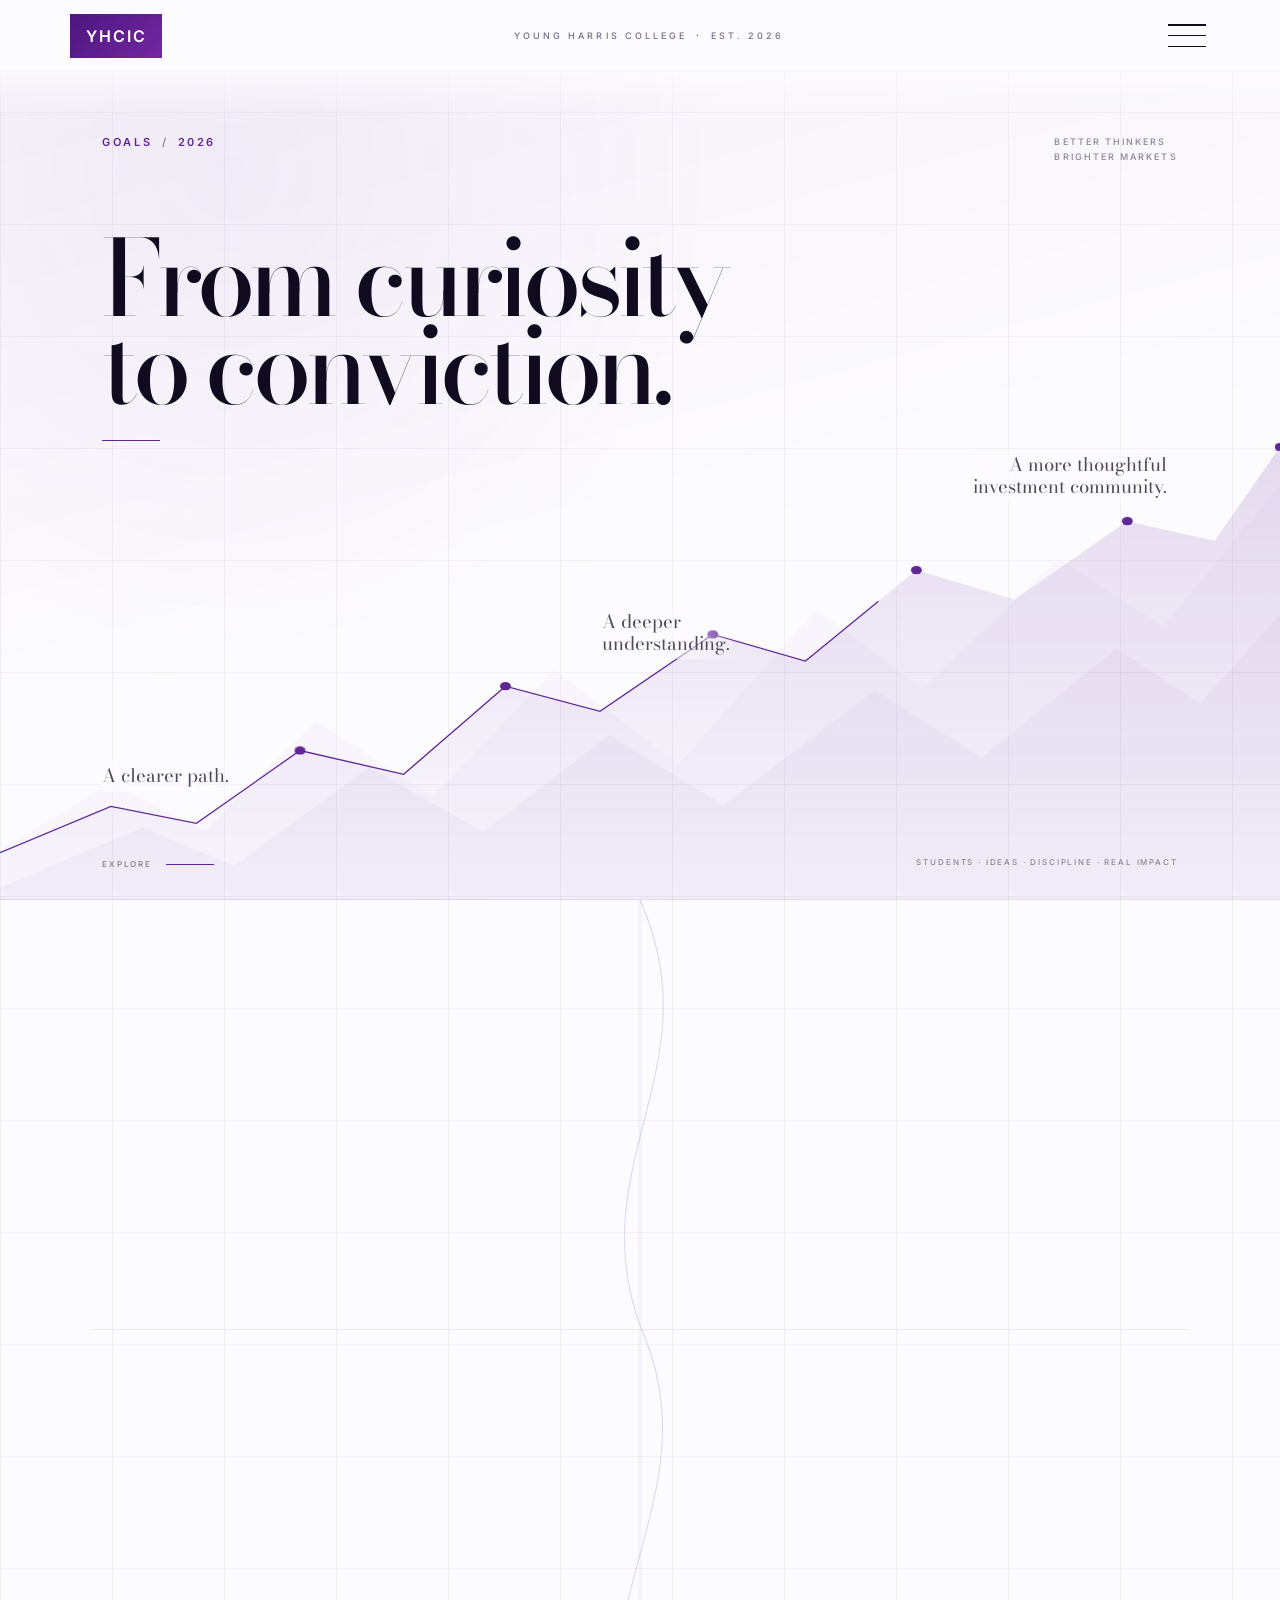
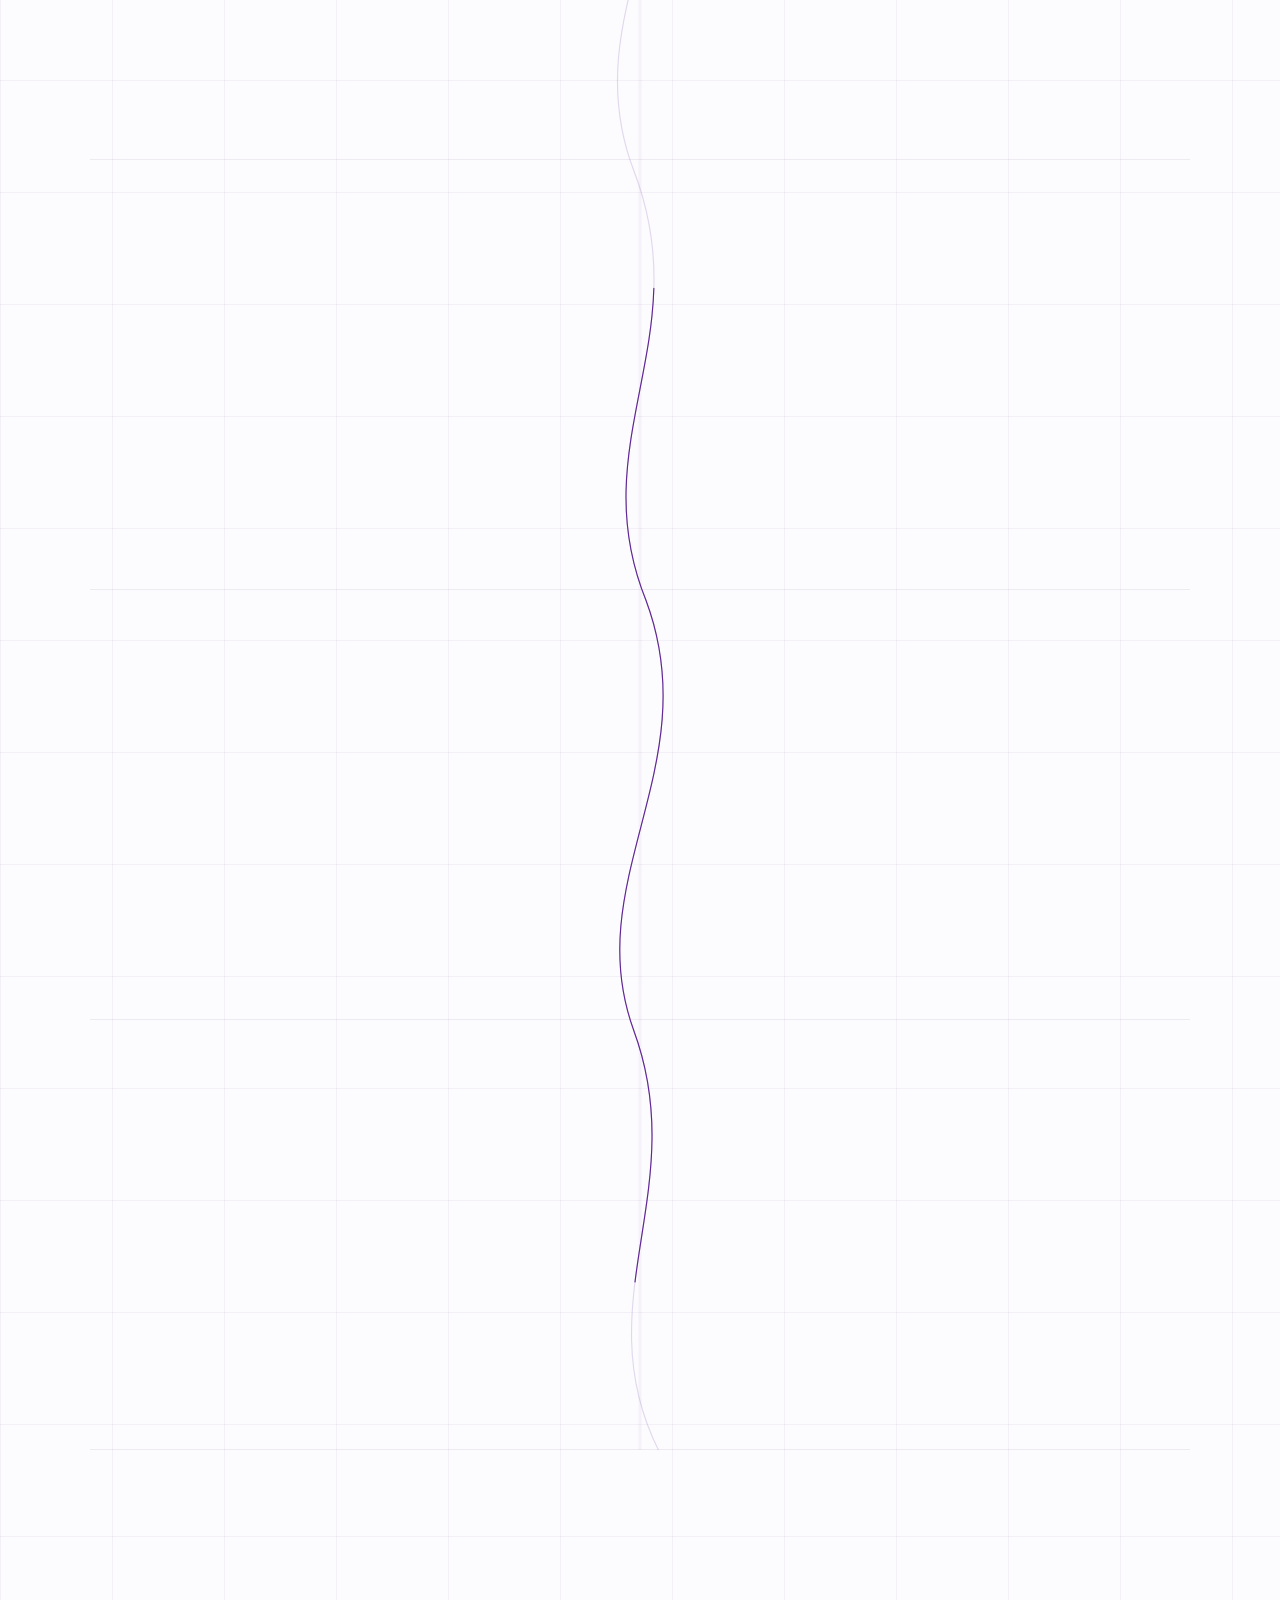
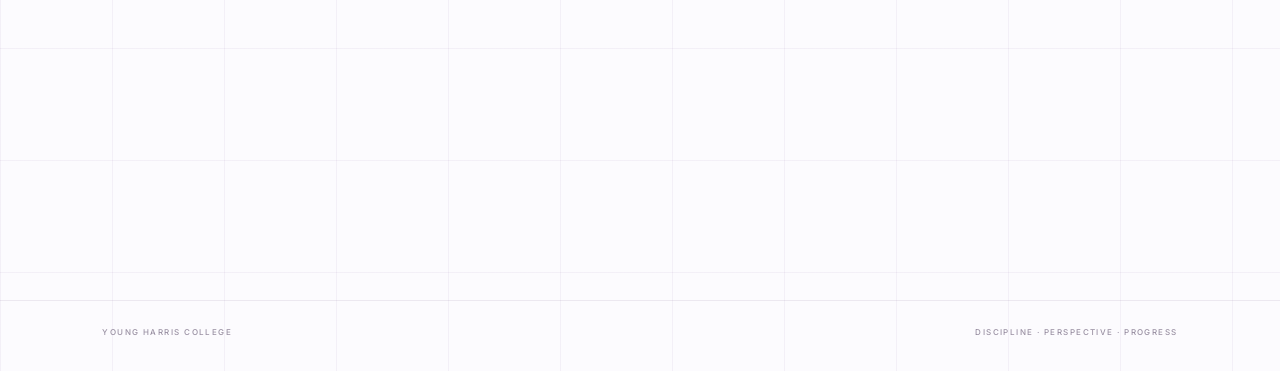
<file: goals.html>
<!doctype html>
<html lang="en">
<head>
  <meta charset="utf-8">
  <meta name="viewport" content="width=device-width, initial-scale=1, viewport-fit=cover">
  <meta name="theme-color" content="#fbfaff">
  <meta name="description" content="YHCIC Goals — from curiosity to conviction.">
  <title>Goals — YHCIC</title>
  <link rel="icon" href="assets/img/favicon.svg" type="image/svg+xml">
  <link rel="preconnect" href="https://fonts.googleapis.com">
  <link rel="preconnect" href="https://fonts.gstatic.com" crossorigin>
  <link href="https://fonts.googleapis.com/css2?family=Bodoni+Moda:opsz,wght@6..96,400;6..96,500;6..96,600&family=Inter:wght@400;500;600&display=swap" rel="stylesheet">
  <link rel="stylesheet" href="assets/css/goals.css">
</head>
<body>
  <a class="skip-link" href="#main">Skip to content</a>
  <div class="site-shell" id="top">
    <header class="topbar">
      <a class="brand" href="index.html" aria-label="YHCIC home">YHCIC</a>
      <p class="college-mark">Young Harris College <span>·</span> Est. 2026</p>
      <button class="menu-toggle" type="button" aria-label="Open navigation" aria-expanded="false" aria-controls="menu-panel">
        <span></span><span></span><span></span>
      </button>
      <nav class="menu-panel" id="menu-panel" aria-hidden="true">
        <a href="#top">Overview</a>
        <a href="#learn">Learn</a>
        <a href="#analyze">Analyze</a>
        <a href="#debate">Debate</a>
        <a href="#publish">Publish</a>
        <a href="#grow">Grow</a>
      </nav>
    </header>

    <main id="main">
      <section class="hero" aria-labelledby="hero-title">
        <p class="eyebrow hero-kicker">Goals <span>/</span> 2026</p>
        <p class="micro hero-top-note">Better thinkers<br>brighter markets</p>

        <div class="hero-copy">
          <h1 id="hero-title"><span>From curiosity</span><span>to conviction.</span></h1>
          <span class="short-rule" aria-hidden="true"></span>
        </div>

        <div class="hero-visual" aria-hidden="true">
          <svg class="hero-chart" viewBox="0 0 704 360" preserveAspectRatio="none" role="img">
            <defs>
              <linearGradient id="heroFill" x1="0" y1="0" x2="0" y2="1">
                <stop offset="0" stop-color="#6a2fa0" stop-opacity=".16"/>
                <stop offset="1" stop-color="#6a2fa0" stop-opacity="0"/>
              </linearGradient>
            </defs>
            <path class="mountain mountain-back" d="M0 318 L61 270 L113 304 L174 226 L238 280 L305 189 L373 257 L449 146 L507 203 L582 110 L640 158 L704 57 L704 360 L0 360 Z"/>
            <path class="mountain mountain-front" d="M0 345 L78 302 L129 329 L203 259 L266 305 L335 236 L398 286 L481 204 L540 252 L614 174 L660 213 L704 150 L704 360 L0 360 Z"/>
            <path class="hero-area" d="M0 320 L61 287 L108 299 L165 247 L222 264 L278 201 L330 219 L392 164 L443 183 L504 118 L558 139 L620 83 L668 97 L704 30 L704 360 L0 360 Z"/>
            <path class="chart-line hero-line" d="M0 320 L61 287 L108 299 L165 247 L222 264 L278 201 L330 219 L392 164 L443 183 L504 118 L558 139 L620 83 L668 97 L704 30"/>
            <g class="hero-points"><circle cx="165" cy="247" r="3"/><circle cx="278" cy="201" r="3"/><circle cx="392" cy="164" r="3"/><circle cx="504" cy="118" r="3"/><circle cx="620" cy="83" r="3"/><circle cx="704" cy="30" r="3"/></g>
          </svg>
          <p class="micro hero-side-note">Students · Ideas · Discipline · Real impact</p>
        </div>
        <div class="hero-deck" aria-label="A clearer path. A deeper understanding. A more thoughtful investment community.">
          <span class="deck-start">A clearer path.</span>
          <span class="deck-middle">A deeper<br>understanding.</span>
          <span class="deck-end">A more thoughtful<br>investment community.</span>
        </div>
        <div class="scroll-cue" aria-hidden="true"><span>Explore</span><i></i></div>
      </section>

      <section class="journey" aria-label="Five goals">
        <svg class="journey-path" viewBox="0 0 100 1000" preserveAspectRatio="none" aria-hidden="true">
          <path class="path-shadow" d="M50 0 C75 80 28 125 52 205 C72 278 28 330 48 405 C69 483 31 531 52 605 C72 682 30 735 48 805 C67 879 32 931 56 1000"/>
          <path class="path-progress" d="M50 0 C75 80 28 125 52 205 C72 278 28 330 48 405 C69 483 31 531 52 605 C72 682 30 735 48 805 C67 879 32 931 56 1000"/>
        </svg>

        <article class="stage stage-left" id="learn" data-step="1">
          <div class="stage-copy reveal">
            <p class="step-number">01</p>
            <h2>Learn</h2>
            <p>Build a strong foundation in markets, accounting, and valuation through structured study and discussion.</p>
            <span class="tiny-rule"></span>
            <p class="micro stage-motto">Knowledge creates options</p>
          </div>
          <div class="node" aria-hidden="true"><span></span></div>
          <div class="stage-art candles-art reveal" aria-hidden="true">
            <svg viewBox="0 0 250 155">
              <g class="grid-lines"><path d="M0 30H250M0 78H250M0 126H250M35 0V155M90 0V155M145 0V155M200 0V155"/></g>
              <g class="candles">
                <g class="candle c1"><path d="M36 105V142"/><rect x="29" y="113" width="14" height="20"/></g>
                <g class="candle c2"><path d="M67 84V130"/><rect x="60" y="96" width="14" height="20"/></g>
                <g class="candle c3"><path d="M98 66V116"/><rect class="filled" x="91" y="74" width="14" height="27"/></g>
                <g class="candle c4"><path d="M129 52V105"/><rect x="122" y="65" width="14" height="27"/></g>
                <g class="candle c5"><path d="M160 60V118"/><rect class="filled" x="153" y="70" width="14" height="31"/></g>
                <g class="candle c6"><path d="M191 31V91"/><rect x="184" y="43" width="14" height="29"/></g>
                <g class="candle c7"><path d="M222 20V75"/><rect class="filled" x="215" y="32" width="14" height="25"/></g>
              </g>
            </svg>
            <p class="micro art-note right-note">Understand<br>the basics<br>see the bigger<br>picture</p>
          </div>
        </article>

        <article class="stage stage-right" id="analyze" data-step="2">
          <div class="stage-art documents-art reveal" aria-hidden="true">
            <p class="micro art-note left-note">Financials<br>industry trends<br>competitive moats<br>key risks</p>
            <svg viewBox="0 0 235 180">
              <g class="paper paper-back"><rect x="43" y="27" width="116" height="128"/><path d="M58 48H140M58 61H127M58 75H144M58 89H121M58 103H138"/></g>
              <g class="paper paper-front"><rect x="69" y="18" width="116" height="128"/><path d="M86 113H169M88 101L109 88L126 94L146 70L170 57"/><circle cx="109" cy="88" r="2"/><circle cx="146" cy="70" r="2"/><circle cx="170" cy="57" r="2"/></g>
            </svg>
          </div>
          <div class="node" aria-hidden="true"><span></span></div>
          <div class="stage-copy reveal">
            <p class="step-number">02</p>
            <h2>Analyze</h2>
            <p>Dive into real companies, real data, and real questions. Develop the skills to separate signal from noise.</p>
            <span class="tiny-rule"></span>
            <p class="micro stage-motto">Better analysis. Deeper insight.</p>
          </div>
        </article>

        <article class="stage stage-left" id="debate" data-step="3">
          <div class="stage-copy reveal">
            <p class="step-number">03</p>
            <h2>Debate</h2>
            <p>Challenge assumptions, explore different perspectives, and learn from each other through open, respectful discussion.</p>
            <span class="tiny-rule"></span>
            <p class="micro stage-motto">Stronger ideas together</p>
          </div>
          <div class="node" aria-hidden="true"><span></span></div>
          <div class="stage-art venn-art reveal" aria-hidden="true">
            <svg viewBox="0 0 240 185">
              <circle class="venn-circle v1" cx="88" cy="78" r="53"/>
              <circle class="venn-circle v2" cx="146" cy="78" r="53"/>
              <circle class="venn-circle v3" cx="117" cy="126" r="53"/>
            </svg>
            <p class="micro art-note right-note">Different<br>perspectives<br>a sharper<br>conviction</p>
          </div>
        </article>

        <article class="stage stage-right" id="publish" data-step="4">
          <div class="stage-art bars-art reveal" aria-hidden="true">
            <p class="micro art-note left-note">From analysis<br>to a<br>lasting record</p>
            <svg viewBox="0 0 250 175">
              <path class="axis" d="M33 144H230M33 20V144"/>
              <g class="bars">
                <rect class="bar b1" x="55" y="109" width="24" height="35"/>
                <rect class="bar b2" x="99" y="86" width="24" height="58"/>
                <rect class="bar b3" x="143" y="54" width="24" height="90"/>
                <rect class="bar b4" x="187" y="24" width="24" height="120"/>
              </g>
              <g class="bar-labels"><text x="54" y="163">IDEA</text><text x="94" y="163">RESEARCH</text><text x="144" y="163">THESIS</text><text x="190" y="163">IMPACT</text></g>
            </svg>
          </div>
          <div class="node" aria-hidden="true"><span></span></div>
          <div class="stage-copy reveal">
            <p class="step-number">04</p>
            <h2>Publish</h2>
            <p>Turn our research into written theses. Share our best ideas with the broader YHC community and build a record of our work.</p>
            <span class="tiny-rule"></span>
            <p class="micro stage-motto">Ideas worth sharing</p>
          </div>
        </article>

        <article class="stage stage-left" id="grow" data-step="5">
          <div class="stage-copy reveal">
            <p class="step-number">05</p>
            <h2>Grow</h2>
            <p>Apply what we learn, track our progress, and build a stronger club for the next generation of YHCIC members.</p>
            <span class="tiny-rule"></span>
            <p class="micro stage-motto">A brighter tomorrow</p>
          </div>
          <div class="node" aria-hidden="true"><span></span></div>
          <div class="stage-art growth-art reveal" aria-hidden="true">
            <svg viewBox="0 0 250 170">
              <defs><linearGradient id="growthFill" x1="0" y1="0" x2="0" y2="1"><stop offset="0" stop-color="#6a2fa0" stop-opacity=".1"/><stop offset="1" stop-color="#6a2fa0" stop-opacity="0"/></linearGradient></defs>
              <g class="grid-lines"><path d="M10 34H235M10 82H235M10 130H235M55 12V148M105 12V148M155 12V148M205 12V148"/></g>
              <path class="growth-area" d="M12 143L57 116L88 116L126 91L164 69L197 39L230 13V148H12Z"/>
              <path class="chart-line growth-line" d="M12 143L57 116L88 116L126 91L164 69L197 39L230 13"/>
              <g class="growth-dots"><circle cx="12" cy="143" r="3"/><circle cx="57" cy="116" r="3"/><circle cx="88" cy="116" r="3"/><circle cx="126" cy="91" r="3"/><circle cx="164" cy="69" r="3"/><circle cx="197" cy="39" r="3"/><circle cx="230" cy="13" r="3"/></g>
              <path class="arrow-tip" d="M217 14L230 13L228 26"/>
            </svg>
            <p class="micro art-note right-note">Discipline<br>compounds<br>opportunity</p>
          </div>
        </article>
      </section>

      <section class="closing reveal" aria-labelledby="closing-title">
        <h2 id="closing-title">A higher standard.</h2>
        <span class="short-rule"></span>
        <p>Markets change. Our commitment doesn’t.<br>Join a community built on curiosity, rigor, and long-term thinking.</p>
        <a class="outline-button" href="index.html#projects">Explore the club</a>
      </section>
    </main>

    <footer>
      <span>Young Harris College</span>
      <span>Discipline · Perspective · Progress</span>
    </footer>
  </div>
  <script src="assets/js/goals.js"></script>
</body>
</html>
</file>
<file: assets/css/goals.css>
:root {
  --paper: #fcfbfe;
  --paper-deep: #f7f4fb;
  --ink: #100b1f;
  --muted: #777087;
  --faint: #dfd9e8;
  --grid: rgba(92, 52, 128, .055);
  --purple: #5f2694;
  --purple-2: #7835ab;
  --purple-pale: #c8afe0;
  --serif: "Bodoni Moda", "Didot", "Times New Roman", serif;
  --sans: "Inter", Arial, sans-serif;
}

* { box-sizing: border-box; }

html { scroll-behavior: smooth; background: #efedf3; }

body {
  margin: 0;
  color: var(--ink);
  background: #efedf3;
  font-family: var(--serif);
  -webkit-font-smoothing: antialiased;
}

button, a { -webkit-tap-highlight-color: transparent; }

.skip-link {
  position: fixed;
  z-index: 100;
  top: 8px;
  left: 8px;
  transform: translateY(-150%);
  padding: 10px 14px;
  color: #fff;
  background: var(--purple);
  font: 600 12px var(--sans);
}

.skip-link:focus { transform: translateY(0); }

.site-shell {
  width: 100%;
  max-width: 704px;
  min-height: 100vh;
  margin: 0 auto;
  overflow: hidden;
  background-color: var(--paper);
  background-image:
    linear-gradient(var(--grid) 1px, transparent 1px),
    linear-gradient(90deg, var(--grid) 1px, transparent 1px);
  background-size: 72px 72px;
  box-shadow: 0 0 40px rgba(27, 16, 47, .12);
}

.topbar {
  position: sticky;
  top: 0;
  z-index: 30;
  display: grid;
  grid-template-columns: auto 1fr auto;
  align-items: center;
  min-height: 52px;
  padding: 8px clamp(18px, 7vw, 48px);
  background: rgba(252, 251, 254, .91);
  border-bottom: 1px solid rgba(64, 35, 92, .12);
  backdrop-filter: blur(16px);
  -webkit-backdrop-filter: blur(16px);
}

.topbar::after {
  content: "";
  position: absolute;
  top: 100%;
  right: 0;
  left: 0;
  height: 34px;
  pointer-events: none;
  background: linear-gradient(to bottom, rgba(252, 251, 254, .78), rgba(252, 251, 254, 0));
}

.brand {
  display: grid;
  place-items: center;
  width: 64px;
  height: 32px;
  color: #fff;
  background: linear-gradient(135deg, #4c167f, #7427a1);
  text-decoration: none;
  font: 600 13px/1 var(--sans);
  letter-spacing: .12em;
}

.college-mark {
  margin: 0;
  padding-left: 24px;
  color: #756d83;
  text-align: right;
  text-transform: uppercase;
  font: 500 6px/1 var(--sans);
  letter-spacing: .3em;
}

.college-mark span { padding: 0 .4em; color: var(--purple); }

.menu-toggle {
  display: flex;
  width: 38px;
  height: 34px;
  margin-left: 18px;
  padding: 7px 5px;
  flex-direction: column;
  justify-content: space-between;
  border: 0;
  background: transparent;
  cursor: pointer;
}

.menu-toggle span {
  display: block;
  width: 100%;
  height: 1.5px;
  background: var(--ink);
  transition: transform .35s ease, opacity .25s ease;
}

.menu-toggle[aria-expanded="true"] span:nth-child(1) { transform: translateY(8.5px) rotate(45deg); }
.menu-toggle[aria-expanded="true"] span:nth-child(2) { opacity: 0; }
.menu-toggle[aria-expanded="true"] span:nth-child(3) { transform: translateY(-8.5px) rotate(-45deg); }

.menu-panel {
  position: absolute;
  top: calc(100% + 1px);
  right: 0;
  display: grid;
  width: min(62vw, 280px);
  padding: 20px 28px 24px;
  gap: 2px;
  background: rgba(252, 251, 254, .98);
  border-left: 1px solid var(--faint);
  border-bottom: 1px solid var(--faint);
  transform: translateX(105%);
  opacity: 0;
  transition: transform .4s cubic-bezier(.22,.8,.25,1), opacity .3s ease;
}

.menu-panel.is-open { transform: translateX(0); opacity: 1; }

.menu-panel a {
  padding: 10px 0;
  color: var(--ink);
  border-bottom: 1px solid rgba(83, 43, 118, .1);
  text-decoration: none;
  font: 500 12px var(--sans);
  letter-spacing: .12em;
  text-transform: uppercase;
}

.hero {
  position: relative;
  min-height: calc(100svh - 52px);
  overflow: hidden;
  border-bottom: 1px solid rgba(70, 38, 99, .12);
  background:
    radial-gradient(circle at 18% 12%, rgba(135, 72, 179, .06), transparent 38%),
    linear-gradient(165deg, rgba(122, 76, 158, .045), transparent 58%);
}

.hero-copy {
  position: relative;
  z-index: 4;
  padding: clamp(112px, 19svh, 164px) clamp(26px, 7vw, 50px) 0;
}

.eyebrow, .micro, .step-number {
  margin: 0;
  color: var(--purple);
  text-transform: uppercase;
  font-family: var(--sans);
  letter-spacing: .23em;
}

.hero-kicker {
  position: absolute;
  z-index: 5;
  top: clamp(36px, 6svh, 58px);
  left: clamp(26px, 7vw, 50px);
  font-size: 7px;
  font-weight: 600;
  animation: rise-in .9s .1s both cubic-bezier(.22,.8,.25,1);
}
.hero-kicker span { padding: 0 4px; color: #8d8297; }

h1 {
  margin: 0;
  font: 500 clamp(49px, 13.1vw, 88px)/.88 var(--serif);
  letter-spacing: -.055em;
}

h1 span {
  display: block;
  opacity: 0;
  filter: blur(3px);
  transform: translateY(20px);
  animation: hero-title-in 2.15s .65s forwards cubic-bezier(.16,.8,.2,1);
}
h1 span + span { animation-delay: 1.25s; }

.short-rule {
  display: block;
  width: 37px;
  height: 1px;
  margin: 18px 0;
  background: var(--purple);
}

.hero .short-rule { opacity: 0; transform-origin: left; animation: rule-in 1.25s 2.6s forwards ease; }

.hero-deck {
  position: absolute;
  z-index: 5;
  inset: 0;
  margin: 0;
  pointer-events: none;
  color: #514a5a;
  font-size: clamp(13px, 3.25vw, 20px);
  line-height: 1.2;
}

.hero-deck span {
  position: absolute;
  display: block;
  opacity: 0;
  filter: blur(2px);
  transform: translateY(11px);
  padding: .18em .55em .26em 0;
  background: linear-gradient(90deg, rgba(252, 251, 254, .82), rgba(252, 251, 254, .46) 72%, transparent);
  text-shadow: 0 1px 10px rgba(252, 251, 254, .92);
  animation: deck-line-in 1.1s forwards cubic-bezier(.2,.7,.2,1);
}

.deck-start {
  left: clamp(26px, 7vw, 50px);
  bottom: 14%;
  animation-delay: 3.25s !important;
}

.deck-middle {
  left: 47%;
  bottom: 27%;
  animation-delay: 4.35s !important;
}

.deck-end {
  right: clamp(26px, 7vw, 50px);
  bottom: 44%;
  text-align: right;
  padding-right: 0;
  padding-left: .55em;
  background: linear-gradient(270deg, rgba(252, 251, 254, .82), rgba(252, 251, 254, .46) 72%, transparent);
  animation-delay: 5.65s !important;
}

.hero-visual { position: absolute; z-index: 1; inset: auto 0 0; height: 48%; min-width: 0; }
.micro { color: #8d829a; font-size: 5.5px; line-height: 1.65; font-weight: 500; }
.hero-top-note { position: absolute; z-index: 5; top: clamp(36px, 6svh, 58px); right: clamp(26px, 7vw, 50px); }
.hero-side-note { position: absolute; right: clamp(26px, 7vw, 50px); bottom: 19px; }

.hero-chart {
  position: absolute;
  right: 0;
  bottom: 0;
  width: 100%;
  height: 100%;
  overflow: visible;
}

.hero-area { fill: url(#heroFill); opacity: 0; animation: fade-in 2.4s 3.15s forwards; }
.chart-line { fill: none; stroke: var(--purple); stroke-width: 1.25; vector-effect: non-scaling-stroke; }
.hero-line { stroke-dasharray: 1000; stroke-dashoffset: 1000; animation: draw-line 3.9s 3.15s linear forwards; }
.mountain { opacity: 0; transform: translateY(46px); transform-origin: bottom; animation: mountain-rise 3.9s 3.15s forwards cubic-bezier(.18,.62,.2,1); }
.mountain-back { fill: rgba(107, 55, 151, .025); }
.mountain-front { fill: rgba(107, 55, 151, .04); animation-delay: 3.3s; }
.hero-points circle { fill: var(--purple); opacity: 0; animation: point-in .5s forwards ease; }
.hero-points circle:nth-child(1) { animation-delay: 4.05s; }.hero-points circle:nth-child(2) { animation-delay: 4.6s; }.hero-points circle:nth-child(3) { animation-delay: 5.15s; }.hero-points circle:nth-child(4) { animation-delay: 5.7s; }.hero-points circle:nth-child(5) { animation-delay: 6.25s; }.hero-points circle:nth-child(6) { animation-delay: 6.9s; }

.scroll-cue { position: absolute; z-index: 6; left: clamp(26px, 7vw, 50px); bottom: 18px; display: flex; align-items: center; gap: 9px; color: #807589; font: 500 5.5px var(--sans); letter-spacing: .22em; text-transform: uppercase; }
.scroll-cue { opacity: 0; animation: fade-in 1.1s 6.95s forwards; }
.scroll-cue i { display: block; width: 28px; height: 1px; background: var(--purple); transform-origin: left; animation: cue-pulse 2.4s 7.05s infinite ease-in-out; }

.journey {
  position: relative;
  padding: 0 clamp(22px, 7vw, 49px);
}

.journey::before {
  content: "";
  position: absolute;
  inset: 0;
  pointer-events: none;
  background-image: linear-gradient(90deg, transparent 49.8%, rgba(95, 38, 148, .055) 50%, transparent 50.2%);
}

.journey-path {
  position: absolute;
  z-index: 1;
  top: 0;
  left: 50%;
  width: 38%;
  height: 100%;
  transform: translateX(-50%);
  overflow: visible;
  pointer-events: none;
}

.journey-path path {
  fill: none;
  stroke-width: 1.15;
  vector-effect: non-scaling-stroke;
}

.path-shadow { stroke: rgba(95, 38, 148, .16); }
.path-progress { stroke: var(--purple); stroke-linecap: round; }

.stage {
  position: relative;
  display: grid;
  grid-template-columns: 1fr 1fr;
  align-items: center;
  min-height: 246px;
  border-bottom: 1px solid rgba(76, 44, 103, .08);
}

.stage-copy {
  z-index: 3;
  width: 100%;
  padding: 20px 0;
}

.stage-right .stage-copy { grid-column: 2; justify-self: end; padding-left: 24px; }
.stage-right .stage-art { grid-column: 1; grid-row: 1; }
.stage-left .stage-copy { grid-column: 1; padding-right: 24px; }
.stage-left .stage-art { grid-column: 2; grid-row: 1; }

.step-number { font-size: 7px; font-weight: 600; }

.stage h2 {
  margin: 6px 0 6px;
  font: 500 clamp(25px, 6vw, 41px)/.95 var(--serif);
  letter-spacing: -.04em;
}

.stage-copy > p:not(.step-number):not(.stage-motto) {
  margin: 0;
  color: #504957;
  font-size: clamp(12.5px, 2.7vw, 16px);
  line-height: 1.38;
}

.tiny-rule {
  display: block;
  width: 30px;
  height: 1px;
  margin: 12px 0 8px;
  background: var(--purple);
}

.stage-motto { font-size: clamp(6px, 1.25vw, 8px); line-height: 1.45; }

.stage-art {
  position: relative;
  z-index: 2;
  width: 108%;
  min-width: 0;
}

.stage-art svg { display: block; width: 100%; height: auto; overflow: visible; }
.art-note { position: absolute; }
.art-note { font-size: clamp(6.5px, 1.35vw, 8.5px); line-height: 1.55; letter-spacing: .18em; }
.right-note { right: 0; top: 50%; transform: translateY(-50%); }
.left-note { left: 0; top: 50%; transform: translateY(-50%); }

.node {
  position: absolute;
  z-index: 5;
  top: 50%;
  left: 50%;
  display: grid;
  place-items: center;
  width: 26px;
  height: 26px;
  transform: translate(-50%, -50%) scale(.65);
  border: 1px solid rgba(95, 38, 148, .18);
  border-radius: 50%;
  background: rgba(252, 251, 254, .74);
  opacity: 0;
  box-shadow: 0 0 0 7px rgba(95, 38, 148, .04);
  transition: transform .8s cubic-bezier(.2,.8,.2,1), opacity .6s ease;
}

.node span {
  width: 10px;
  height: 10px;
  border-radius: 50%;
  background: var(--purple);
  box-shadow: 0 0 12px rgba(95, 38, 148, .42);
}

.stage.is-visible .node { transform: translate(-50%, -50%) scale(1); opacity: 1; }
.stage.is-visible .node span { animation: node-breathe 3.8s 1s ease-in-out infinite; }

.grid-lines path { fill: none; stroke: rgba(91, 47, 127, .1); stroke-width: .7; }
.candles-art svg { width: 82%; margin-left: 2%; }
.candles-art .right-note { right: -1px; }
.candle path, .candle rect { fill: var(--paper); stroke: var(--purple); stroke-width: 1; vector-effect: non-scaling-stroke; }
.candle rect.filled { fill: rgba(95, 38, 148, .69); }
.candle { transform-box: fill-box; transform-origin: center bottom; transform: scaleY(.15); opacity: 0; transition: transform 1.1s cubic-bezier(.2,.75,.2,1), opacity .6s ease; }
.stage.is-visible .candle { transform: scaleY(1); opacity: 1; }
.stage.is-visible .c2 { transition-delay: .08s; }.stage.is-visible .c3 { transition-delay: .16s; }.stage.is-visible .c4 { transition-delay: .24s; }.stage.is-visible .c5 { transition-delay: .32s; }.stage.is-visible .c6 { transition-delay: .4s; }.stage.is-visible .c7 { transition-delay: .48s; }

.documents-art svg { width: 80%; margin-left: 19%; }
.documents-art .left-note { top: 59%; }
.paper rect, .paper path { fill: rgba(252,251,254,.78); stroke: var(--purple); stroke-width: .8; vector-effect: non-scaling-stroke; }
.paper path { fill: none; }
.paper { transform-box: fill-box; transform-origin: center; transition: transform 1.4s cubic-bezier(.2,.8,.2,1), opacity .8s ease; opacity: .1; }
.paper-back { transform: translate(16px, 9px) rotate(-2deg); }
.paper-front { transform: translate(-12px, 12px) rotate(2deg); }
.stage.is-visible .paper-back { transform: translate(0) rotate(-7deg); opacity: .58; }
.stage.is-visible .paper-front { transform: translate(0) rotate(5deg); opacity: 1; }

.venn-art svg { width: 76%; margin-left: 0; }
.venn-art .right-note { top: 54%; }
.venn-circle { fill: rgba(95,38,148,.018); stroke: var(--purple); stroke-width: 1; vector-effect: non-scaling-stroke; stroke-dasharray: 340; stroke-dashoffset: 340; transition: stroke-dashoffset 1.5s ease; }
.stage.is-visible .venn-circle { stroke-dashoffset: 0; }
.stage.is-visible .v2 { transition-delay: .18s; }.stage.is-visible .v3 { transition-delay: .36s; }

.bars-art svg { width: 82%; margin-left: 17%; }
.bars-art .left-note { top: 50%; }
.axis { fill: none; stroke: rgba(95,38,148,.35); stroke-width: .8; vector-effect: non-scaling-stroke; }
.bar { fill: rgba(95,38,148,.035); stroke: var(--purple); stroke-width: 1; vector-effect: non-scaling-stroke; transform-box: fill-box; transform-origin: bottom; transform: scaleY(0); transition: transform 1.1s cubic-bezier(.2,.8,.2,1); }
.stage.is-visible .bar { transform: scaleY(1); }
.stage.is-visible .b2 { transition-delay: .12s; }.stage.is-visible .b3 { transition-delay: .24s; }.stage.is-visible .b4 { transition-delay: .36s; }
.bar-labels text { fill: #8c8196; font: 5px var(--sans); letter-spacing: .05em; }

.growth-art svg { width: 83%; margin-left: 0; }
.growth-art .right-note { top: 61%; }
.growth-area { fill: url(#growthFill); opacity: 0; transition: opacity 1s .7s ease; }
.growth-line { stroke-dasharray: 420; stroke-dashoffset: 420; transition: stroke-dashoffset 1.8s cubic-bezier(.2,.75,.2,1); }
.growth-dots circle { fill: var(--purple); opacity: 0; transform-box: fill-box; transform-origin: center; transform: scale(0); transition: opacity .4s ease, transform .5s ease; }
.arrow-tip { fill: none; stroke: var(--purple); stroke-width: 1; }
.stage.is-visible .growth-area { opacity: 1; }
.stage.is-visible .growth-line { stroke-dashoffset: 0; }
.stage.is-visible .growth-dots circle { opacity: 1; transform: scale(1); }
.stage.is-visible .growth-dots circle:nth-child(1) { transition-delay: .3s; }.stage.is-visible .growth-dots circle:nth-child(2) { transition-delay: .45s; }.stage.is-visible .growth-dots circle:nth-child(3) { transition-delay: .6s; }.stage.is-visible .growth-dots circle:nth-child(4) { transition-delay: .75s; }.stage.is-visible .growth-dots circle:nth-child(5) { transition-delay: .9s; }.stage.is-visible .growth-dots circle:nth-child(6) { transition-delay: 1.05s; }.stage.is-visible .growth-dots circle:nth-child(7) { transition-delay: 1.2s; }

.reveal {
  opacity: 0;
  transform: translateY(15px);
  filter: blur(1.5px);
  transition: opacity .75s ease, transform .95s cubic-bezier(.2,.8,.2,1), filter .8s ease;
}

.stage.is-visible .reveal, .closing.is-visible { opacity: 1; filter: blur(0); transform: translateY(0); }
.stage.is-visible .stage-art { transition-delay: .12s; }

.closing {
  position: relative;
  margin: 0 clamp(26px, 7vw, 50px) 38px;
  padding: 29px 24px 27px;
  text-align: center;
  border: 1px solid var(--purple);
  background: rgba(252, 251, 254, .76);
}

.closing h2 { margin: 0; font: 500 clamp(25px, 6vw, 40px)/1 var(--serif); letter-spacing: -.04em; }
.closing .short-rule { width: 27px; margin: 13px auto; }
.closing p { margin: 0 auto 18px; color: #58505f; font-size: clamp(9px, 2vw, 13px); line-height: 1.35; }

.outline-button {
  display: inline-flex;
  align-items: center;
  justify-content: center;
  min-height: 34px;
  padding: 0 28px;
  color: var(--purple);
  border: 1px solid var(--purple);
  text-decoration: none;
  text-transform: uppercase;
  font: 600 7px var(--sans);
  letter-spacing: .22em;
  transition: color .25s ease, background .25s ease, transform .25s ease;
}

.outline-button:hover, .outline-button:focus-visible { color: #fff; background: var(--purple); transform: translateY(-2px); }

footer {
  display: flex;
  justify-content: space-between;
  padding: 16px clamp(26px, 7vw, 50px) 22px;
  color: #9a91a3;
  border-top: 1px solid rgba(76,44,103,.09);
  text-transform: uppercase;
  font: 500 5.5px var(--sans);
  letter-spacing: .18em;
}

@keyframes rise-in { from { opacity: 0; transform: translateY(14px); } to { opacity: 1; transform: translateY(0); } }
@keyframes fade-in { to { opacity: 1; } }
@keyframes draw-line { to { stroke-dashoffset: 0; } }
@keyframes node-breathe { 0%,100% { transform: scale(1); } 50% { transform: scale(.74); } }
@keyframes hero-title-in { to { opacity: 1; filter: blur(0); transform: translateY(0); } }
@keyframes deck-line-in { to { opacity: 1; filter: blur(0); transform: translateY(0); } }
@keyframes rule-in { from { opacity: 0; transform: scaleX(0); } to { opacity: 1; transform: scaleX(1); } }
@keyframes mountain-rise { to { opacity: 1; transform: translateY(0); } }
@keyframes point-in { to { opacity: 1; } }
@keyframes cue-pulse { 0%,100% { transform: scaleX(.45); opacity: .4; } 50% { transform: scaleX(1); opacity: 1; } }

@media (max-width: 420px) {
  .topbar { min-height: 56px; }
  .brand { width: 64px; height: 32px; }
  .college-mark { font-size: 5px; padding-left: 10px; }
  .menu-toggle { width: 34px; margin-left: 10px; }
  .hero { min-height: calc(100svh - 56px); }
  .hero-copy { padding-top: clamp(126px, 20svh, 164px); }
  .hero-top-note { right: 24px; }
  .hero-side-note { right: 24px; bottom: 19px; }
  .hero-visual { height: 45%; }
  .stage { min-height: 292px; }
  .micro { font-size: 6px; }
  .art-note { font-size: 6.5px; }
  .deck-start { bottom: 14%; }
  .deck-middle { left: 42%; bottom: 27%; }
  .deck-end { bottom: 43%; }
  .closing { margin-top: 1px; }
  footer { gap: 20px; line-height: 1.5; }
  footer span:last-child { text-align: right; }
}

@media (min-width: 705px) {
  body { padding: 24px 0; }
  .site-shell { border-radius: 2px; }
}

@media (min-width: 960px) {
  body {
    padding: 0;
    background: var(--paper);
  }

  .site-shell {
    max-width: none;
    border-radius: 0;
    box-shadow: none;
    background-size: 112px 112px;
  }

  .topbar {
    min-height: 72px;
    padding: 12px clamp(48px, 5.5vw, 88px);
  }

  .topbar::after { height: 48px; }

  .brand {
    width: 92px;
    height: 44px;
    font-size: 16px;
  }

  .college-mark {
    padding-left: 0;
    text-align: center;
    font-size: 9px;
    letter-spacing: .34em;
  }

  .menu-toggle {
    width: 46px;
    height: 39px;
    margin-left: 28px;
    padding: 8px 4px;
  }

  .menu-toggle[aria-expanded="true"] span:nth-child(1) { transform: translateY(10px) rotate(45deg); }
  .menu-toggle[aria-expanded="true"] span:nth-child(3) { transform: translateY(-10px) rotate(-45deg); }

  .menu-panel {
    width: 330px;
    padding: 28px 42px 36px;
  }

  .menu-panel a {
    padding: 13px 0;
    font-size: 13px;
  }

  .hero {
    min-height: calc(100svh - 72px);
    max-height: 920px;
  }

  .hero-copy {
    padding: clamp(132px, 18svh, 190px) 8vw 0;
  }

  .hero-kicker {
    top: clamp(52px, 7svh, 72px);
    left: 8vw;
    font-size: 11px;
  }

  .hero-top-note {
    top: clamp(52px, 7svh, 72px);
    right: 8vw;
    font-size: 9px;
  }

  h1 {
    max-width: 930px;
    font-size: clamp(82px, 8.2vw, 132px);
    line-height: .84;
  }

  .hero .short-rule {
    width: 58px;
    margin-top: 30px;
  }

  .hero-visual { height: 58%; }

  .hero-chart {
    height: 105%;
    bottom: -2%;
  }

  .hero-deck {
    font-size: clamp(17px, 1.45vw, 23px);
  }

  .deck-start {
    left: 8vw;
    bottom: 13%;
  }

  .deck-middle {
    left: 47%;
    bottom: 29%;
  }

  .deck-end {
    right: 8vw;
    bottom: 48%;
  }

  .hero-side-note {
    right: 8vw;
    bottom: 30px;
    font-size: 8px;
  }

  .scroll-cue {
    left: 8vw;
    bottom: 30px;
    gap: 14px;
    font-size: 8px;
  }

  .scroll-cue i { width: 48px; }

  .journey {
    max-width: 1320px;
    margin: 0 auto;
    padding: 0 clamp(64px, 7vw, 110px);
  }

  .journey-path { width: 24%; }

  .stage {
    min-height: 430px;
  }

  .stage-copy {
    width: 80%;
    max-width: 470px;
  }

  .stage-left .stage-copy {
    justify-self: start;
    padding-right: 68px;
  }

  .stage-right .stage-copy {
    justify-self: end;
    padding-left: 68px;
  }

  .step-number { font-size: 11px; }

  .stage h2 {
    margin: 10px 0 12px;
    font-size: clamp(46px, 4vw, 64px);
  }

  .stage-copy > p:not(.step-number):not(.stage-motto) {
    font-size: clamp(16px, 1.35vw, 19px);
    line-height: 1.48;
  }

  .tiny-rule {
    width: 44px;
    margin: 20px 0 13px;
  }

  .stage-motto {
    font-size: 9px;
    letter-spacing: .26em;
  }

  .stage-art {
    width: 80%;
    max-width: 470px;
    justify-self: center;
  }

  .art-note {
    font-size: 9px;
    line-height: 1.7;
    letter-spacing: .22em;
  }

  .node {
    width: 34px;
    height: 34px;
    box-shadow: 0 0 0 10px rgba(95, 38, 148, .04);
  }

  .node span {
    width: 12px;
    height: 12px;
  }

  .candles-art svg,
  .documents-art svg,
  .venn-art svg,
  .bars-art svg,
  .growth-art svg {
    width: 85%;
  }

  .closing {
    width: calc(100% - 16vw);
    max-width: 1180px;
    margin: 10px auto 72px;
    padding: 68px 60px 62px;
  }

  .closing h2 { font-size: 62px; }
  .closing .short-rule { width: 42px; margin: 22px auto; }
  .closing p { margin-bottom: 30px; font-size: 17px; line-height: 1.5; }

  .outline-button {
    min-height: 48px;
    padding: 0 38px;
    font-size: 10px;
  }

  footer {
    padding: 26px 8vw 34px;
    font-size: 8px;
  }
}

@media (prefers-reduced-motion: reduce) {
  html { scroll-behavior: auto; }
  *, *::before, *::after { animation-duration: .01ms !important; animation-iteration-count: 1 !important; transition-duration: .01ms !important; }
  .reveal, .node { opacity: 1; }
  .reveal { filter: none; transform: none; }
  h1 span, .hero-deck span, .scroll-cue { opacity: 1; filter: none; transform: none; }
  .hero-line, .growth-line, .venn-circle, .path-progress { stroke-dashoffset: 0 !important; }
  .candle, .bar { transform: none; opacity: 1; }
}
</file>
